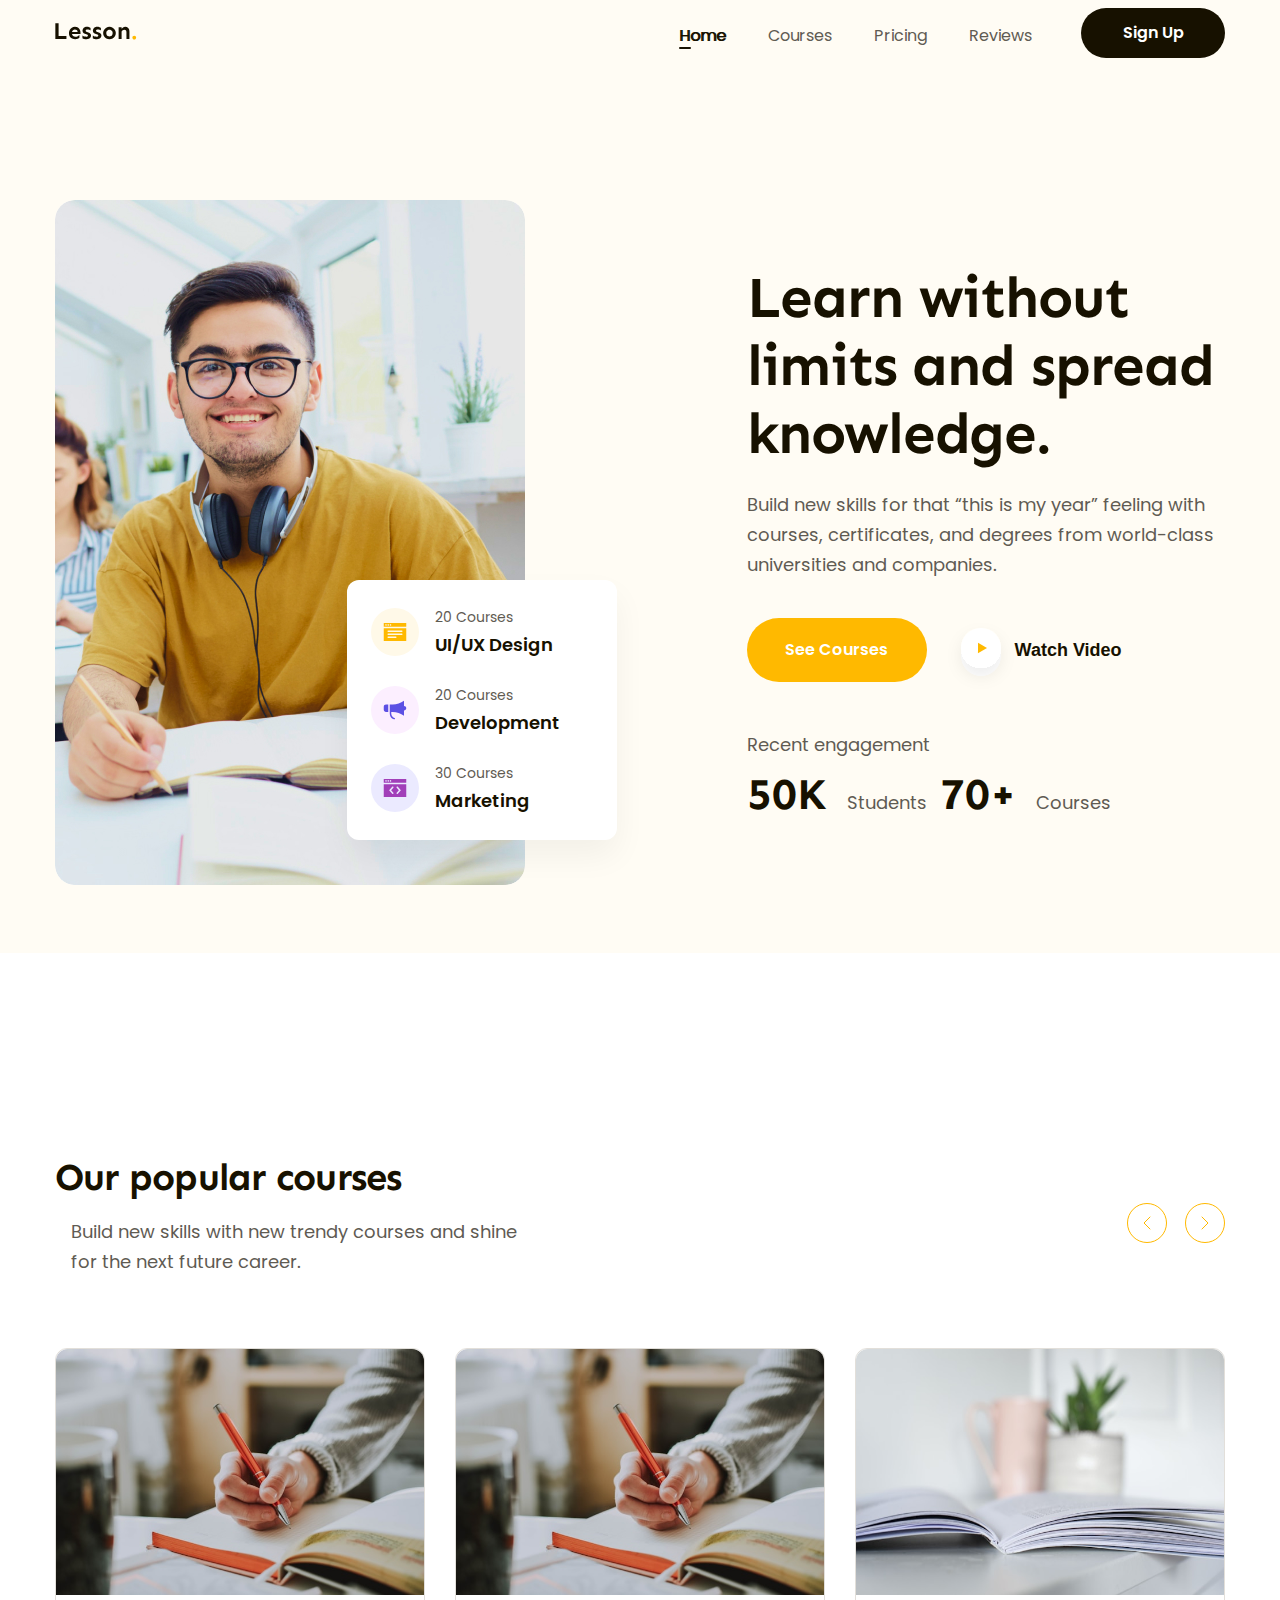
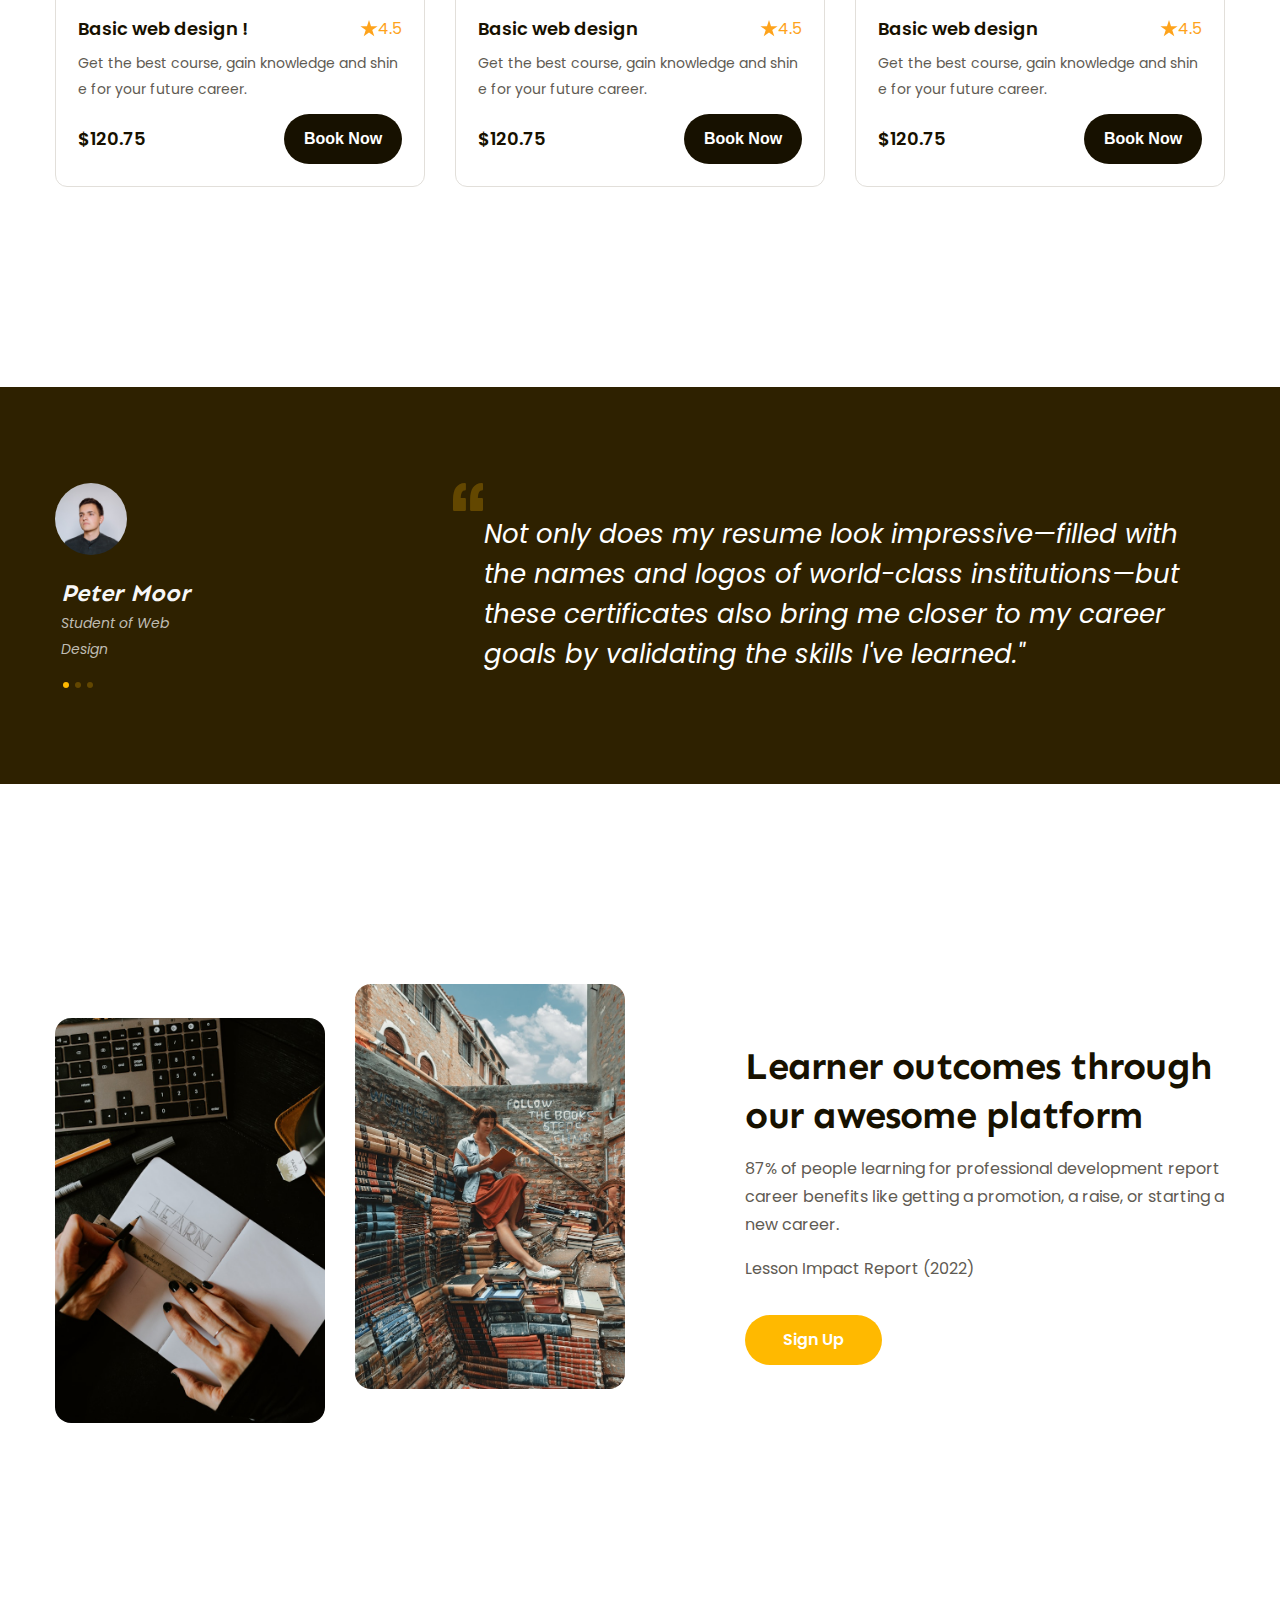
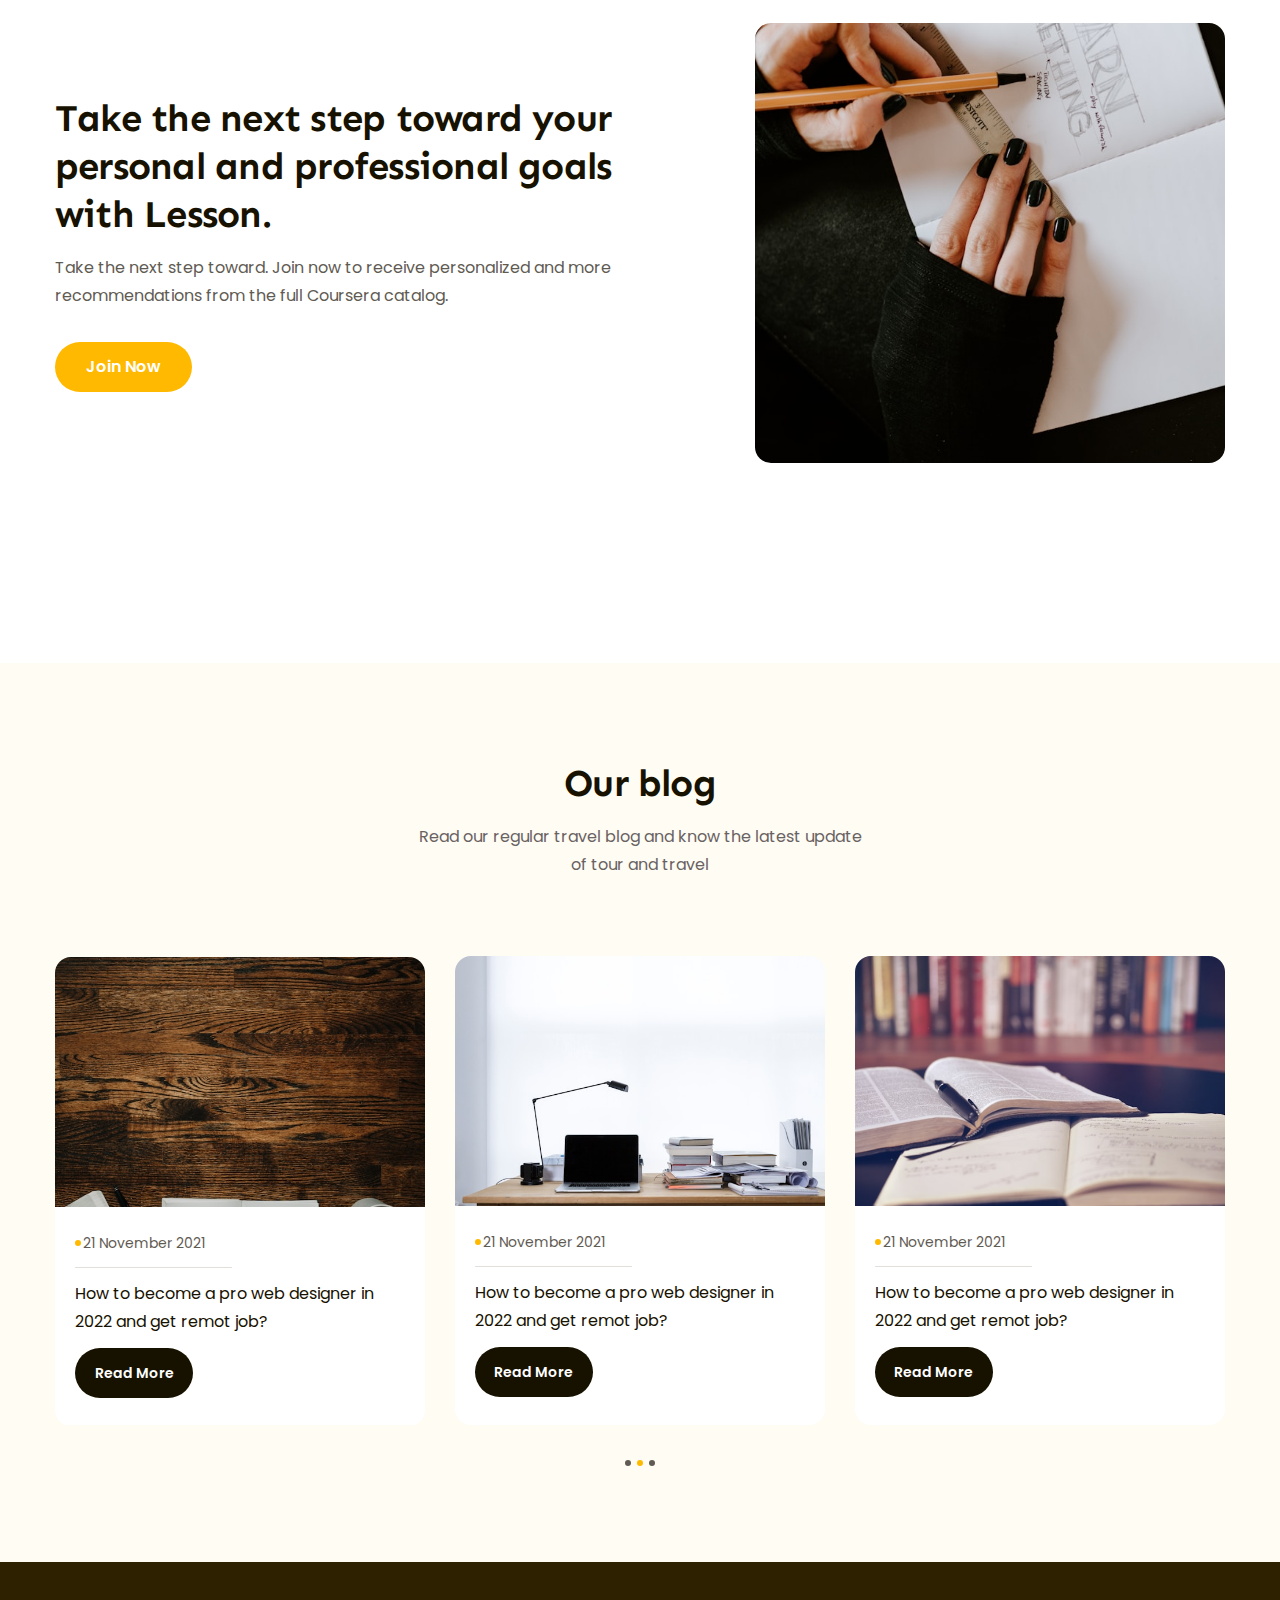
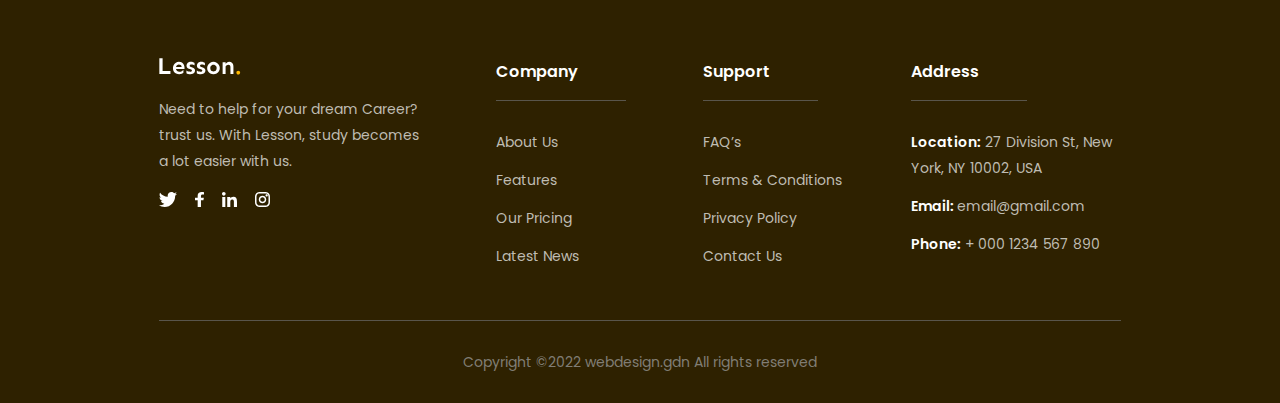
<file: bai1/index.html>
<!DOCTYPE html>
<html lang="en">
  <head>
    <meta charset="UTF-8" />
    <meta name="viewport" content="width=device-width, initial-scale=1.0" />
    <link rel="stylesheet" href="assets/css/reset.css" />
    <link rel="preconnect" href="https://fonts.googleapis.com" />
    <link rel="preconnect" href="https://fonts.gstatic.com" crossorigin />
    <link
      href="https://fonts.googleapis.com/css2?family=Poppins:ital,wght@0,400;0,500;0,600;0,700;1,400&family=Sen:wght@700&display=swap"
      rel="stylesheet"
    />
    <link rel="stylesheet" href="./assets/css/style.css" />
    <title>Figma to html</title>
  </head>
  <body style="">
    <!-- header -->
    <header class="header fixed">
      <div class="main-content">
        <div class="body body-header">
          <!-- logo -->
          <a href="#"
            ><img src="./assets/img/logo.svg" alt="Lesson." class="logo"
          /></a>
          <!-- nav -->
          <nav class="nav">
            <ul>
              <li class="active">
                <a href="#!">Home</a>
              </li>
              <li>
                <a href="#!">Courses</a>
              </li>
              <li>
                <a href="#!">Pricing</a>
              </li>
              <li>
                <a href="#!">Reviews</a>
              </li>
            </ul>
          </nav>
          <!-- btn -->
          <div class="action">
            <a href="#!" class="btn btn-sign-up">Sign Up</a>
          </div>
        </div>
      </div>
    </header>
    <!-- main -->
    <main>
      <!-- hero -->
      <div class="hero">
        <div class="main-content">
          <div class="body">
            <!-- hero left -->
            <div class="media-block">
              <!-- Shift + Alt + Right Arow -->
              <img
                src="./assets/img/guy-lesson 1.jpg"
                alt="Learn without limits and spread knowledge."
                class="img"
              />

              <div class="hero-summary">
                <!-- item1 -->
                <div class="item">
                  <div class="icon">
                    <img src="./assets/img/icon/Orion_page.svg" alt="" />
                  </div>

                  <div class="info">
                    <p class="label">20 Courses</p>
                    <p class="title">UI/UX Design</p>
                  </div>
                </div>

                <!-- item2 -->
                <div class="item">
                  <div class="icon icon2">
                    <img src="./assets/img/icon/Orion_megaphone.svg" alt="" />
                  </div>

                  <div class="info">
                    <p class="label">20 Courses</p>
                    <p class="title">Development</p>
                  </div>
                </div>

                <!-- item3 -->
                <div class="item">
                  <div class="icon icon3">
                    <img src="./assets/img/icon/Orion_code-window.svg" alt="" />
                  </div>

                  <div class="info">
                    <p class="label">30 Courses</p>
                    <p class="title">Marketing</p>
                  </div>
                </div>
              </div>
            </div>
            <!-- hero right -->
            <div class="content-block">
              <h1 class="heading">
                Learn without limits and spread knowledge.
              </h1>
              <p class="desc">
                Build new skills for that “this is my year” feeling with
                courses, certificates, and degrees from world-class universities
                and companies.
              </p>

              <div class="cta-group">
                <a href="#!" class="btn hero-cta">See Courses</a>
                <button class="watch-video">
                  <div class="icon">
                    <img
                      src="./assets/img/Group 17515.svg"
                      alt=""
                      loading="lazy"
                    />
                  </div>
                  <span>Watch Video</span>
                </button>
              </div>

              <p class="desc desc-recent">Recent engagement</p>
              <p class="desc stats">
                <strong>50K</strong> Students <strong>70+</strong> Courses
              </p>
            </div>
          </div>
        </div>
      </div>
      <!-- popular -->
      <div class="popular">
        <div class="main-content">
          <div class="popular-top">
            <!-- popular left -->
            <div class="info">
              <h2 class="heading-lv2">Our popular courses</h2>
              <p class="desc">
                Build new skills with new trendy courses and shine for the next
                future career.
              </p>
            </div>
            <!-- popular right -->
            <div class="controls">
              <button class="control-btn">
                <!-- <img
                  src="./assets/img/icon/popular-icon/prev.svg"
                  alt="previous"
                /> -->
                <svg
                  width="8"
                  height="14"
                  viewBox="0 0 8 14"
                  fill="none"
                  xmlns="http://www.w3.org/2000/svg"
                >
                  <path
                    d="M7 1L1 7L7 13"
                    stroke="currentColor"
                    stroke-linecap="round"
                    stroke-linejoin="round"
                  />
                </svg>
              </button>
              <button class="control-btn">
                <!-- <img src="./assets/img/icon/popular-icon/next.svg" alt="next" /> -->
                <svg
                  width="8"
                  height="14"
                  viewBox="0 0 8 14"
                  fill="none"
                  xmlns="http://www.w3.org/2000/svg"
                >
                  <path
                    d="M1 1L7 7L1 13"
                    stroke="currentColor"
                    stroke-linecap="round"
                    stroke-linejoin="round"
                  />
                </svg>
              </button>
            </div>
          </div>
          <div class="course-list">
            <!-- item1 -->
            <div class="course-item">
              <a href="#!">
                <img
                  src="./assets/img/icon/popular-icon/course-1.jpg"
                  alt="Basic web design"
                  class="thumb"
                />
              </a>
              <div class="info">
                <div class="head">
                  <h3 class="title">
                    <a class="line-clamp" href="#!">Basic web design !</a>
                  </h3>
                  <div class="rating">
                    <img
                      src="./assets/img/icon/popular-icon/Star 6star.svg"
                      alt=""
                      class="star"
                    />
                    <span class="value">4.5</span>
                  </div>
                </div>
                <p class="desc line-clamp line-2">
                  Get the best course, gain knowledge and shine for your future
                  career.
                </p>
                <div class="foot">
                  <san class="price">$120.75</san>
                  <button class="btn">Book Now</button>
                </div>
              </div>
            </div>
            <!-- item2 -->
            <div class="course-item">
              <a href="#!">
                <img
                  src="./assets/img/icon/popular-icon/course-1.jpg"
                  alt="Basic web design"
                  class="thumb"
                />
              </a>
              <div class="info">
                <div class="head">
                  <h3 class="title">
                    <a class="line-clamp" href="#!">Basic web design</a>
                  </h3>
                  <div class="rating">
                    <img
                      src="./assets/img/icon/popular-icon/Star 6star.svg"
                      alt=""
                      class="star"
                    />
                    <span class="value">4.5</span>
                  </div>
                </div>
                <p class="desc line-clamp line-2">
                  Get the best course, gain knowledge and shine for your future
                  career.
                </p>
                <div class="foot">
                  <san class="price">$120.75</san>
                  <button class="btn">Book Now</button>
                </div>
              </div>
            </div>
            <!-- item3 -->
            <div class="course-item">
              <a href="#!">
                <img
                  src="./assets/img/icon/popular-icon/course-3.jpg"
                  alt="Basic web design"
                  class="thumb"
                />
              </a>
              <div class="info">
                <div class="head">
                  <h3 class="title">
                    <a class="line-clamp" href="#!">Basic web design</a>
                  </h3>
                  <div class="rating">
                    <img
                      src="./assets/img/icon/popular-icon/Star 6star.svg"
                      alt=""
                      class="star"
                    />
                    <span class="value">4.5</span>
                  </div>
                </div>
                <p class="desc line-clamp line-2">
                  Get the best course, gain knowledge and shine for your future
                  career.
                </p>
                <div class="foot">
                  <san class="price">$120.75</san>
                  <button class="btn">Book Now</button>
                </div>
              </div>
            </div>
          </div>
        </div>
      </div>
      <!-- Feedback -->
      <div class="feedback">
        <div class="main-content">
          <div class="feedback-list">
            <!-- item 1 -->
            <div class="feedback-item">
              <!-- left -->
              <div class="info">
                <img
                  src="./assets/img/icon/feedback/avatar/av1.jpg"
                  alt=""
                  class="avatar"
                />
                <p class="member-name">Peter Moor</p>
                <p class="desc">Student of Web Design</p>
                <div class="dots">
                  <span class="dot active"></span>
                  <span class="dot"></span>
                  <span class="dot"></span>
                </div>
              </div>
              <!-- right -->
              <div class="content">
                <img
                  src="./assets/img/icon/feedback/icon/Vectorqoutes.svg"
                  class="open-qoutes"
                />
                <p>
                  Not only does my resume look impressive—filled with the names
                  and logos of world-class institutions—but these certificates
                  also bring me closer to my career goals by validating the
                  skills I've learned."
                </p>
              </div>
            </div>
            <!-- item 2 -->
            <div class="feedback-item">
              <!-- left -->
              <div class="info">
                <img
                  src="./assets/img/icon/feedback/avatar/av2.jpg"
                  alt=""
                  class="avatar"
                />
                <p class="member-name">Peter Moor</p>
                <p class="desc">Student of Web Design</p>
                <div class="dots">
                  <span class="dot"></span>
                  <span class="dot active"></span>
                  <span class="dot"></span>
                </div>
              </div>
              <!-- right -->
              <div class="content">
                <img
                  src="./assets/img/icon/feedback/icon/Vectorqoutes.svg"
                  alt=""
                  class="open-qoutes"
                />
                <p>
                  Not only does my resume look impressive—filled with the names
                  and logos of world-class institutions—but these certificates
                  also bring me closer to my career goals by validating the
                  skills I've learned."
                </p>
              </div>
            </div>
            <!-- item 3 -->
            <div class="feedback-item">
              <!-- left -->
              <div class="info">
                <img
                  src="./assets/img/icon/feedback/avatar/av3.jpg"
                  alt=""
                  class="avatar"
                />
                <p class="member-name">Peter Moor</p>
                <p class="desc">Student of Web Design</p>
                <div class="dots">
                  <span class="dot"></span>
                  <span class="dot"></span>
                  <span class="dot active"></span>
                </div>
              </div>
              <!-- right -->
              <div class="content">
                <img
                  src="./assets/img/icon/feedback/icon/Vectorqoutes.svg"
                  alt=""
                  class="open-qoutes"
                />
                <p>
                  Not only does my resume look impressive—filled with the names
                  and logos of world-class institutions—but these certificates
                  also bring me closer to my career goals by validating the
                  skills I've learned."
                </p>
              </div>
            </div>
          </div>
        </div>
      </div>
      <!-- features 1-->
      <div class="features">
        <div class="main-content">
          <div class="body">
            <div class="images">
              <img
                class="lower"
                src="./assets/img/features/img/learn1.jpg"
                alt="Learner outcomes through our awesome platform"
              />
              <img
                src="./assets/img/features/img/learn2.jpg"
                alt="Learner outcomes through our awesome platform"
              />
            </div>
            <div class="content">
              <h2 class="heading-lv2">
                Learner outcomes through our awesome platform
              </h2>
              <p class="desc">
                87% of people learning for professional development report
                career benefits like getting a promotion, a raise, or starting a
                new career.
              </p>
              <p class="desc">Lesson Impact Report (2022)</p>
              <a href="" class="btn">Sign Up</a>
            </div>
          </div>
        </div>
      </div>
      <div class="features features-2nd">
        <div class="main-content">
          <div class="body body2">
            <div class="images">
              <img
                src="./assets/img/features/img/learn3.jpg"
                alt="Take the next step toward your personal and professional goals with Lesson."
              />
            </div>
            <div class="content">
              <h2 class="heading-lv2">
                Take the next step toward your personal and professional goals
                with Lesson.
              </h2>
              <p class="desc">
                Take the next step toward. Join now to receive personalized and
                more recommendations from the full Coursera catalog.
              </p>
              <a href="" class="btn">Join Now</a>
            </div>
          </div>
        </div>
      </div>
      <!-- BLOGS -->
      <div class="blogs">
        <div class="main-content">
          <div class="blog-top">
            <h2 class="heading-lv2">Our blog</h2>
            <p class="desc">
              Read our regular travel blog and know the latest update of tour
              and travel
            </p>
          </div>
          <div class="blog-list">
            <!-- item 1 -->
            <div class="item item1">
              <a href="#!">
                <img
                  src="./assets/img/blogs/img/std1.jpg"
                  alt="How to become a pro web designer in 2022 and get remot job?"
                  class="thumb"
              /></a>
              <div class="info">
                <span class="date">21 November 2021</span>
                <a href="#!">
                  <h3 class="title">
                    How to become a pro web designer in 2022 and get remot job?
                  </h3>
                </a>
                <a href="#" class="btn">Read More</a>
              </div>
            </div>
            <!-- item 2 -->
            <div class="item">
              <a href="#!">
                <img
                  src="./assets/img/blogs/img/std2.jpg"
                  alt="How to become a pro web designer in 2022 and get remot job?"
                  class="thumb"
              /></a>
              <div class="info">
                <span class="date">21 November 2021</span>
                <a href="#!">
                  <h3 class="title">
                    How to become a pro web designer in 2022 and get remot job?
                  </h3>
                </a>
                <a href="#" class="btn">Read More</a>
              </div>
            </div>
            <!-- item 3 -->
            <div class="item">
              <a href="#!">
                <img
                  src="./assets/img/blogs/img/std3.jpg"
                  alt="How to become a pro web designer in 2022 and get remot job?"
                  class="thumb"
              /></a>
              <div class="info">
                <span class="date">21 November 2021</span>
                <a href="#!">
                  <h3 class="title">
                    How to become a pro web designer in 2022 and get remot job?
                  </h3>
                </a>
                <a href="#" class="btn">Read More</a>
              </div>
            </div>
            <div class="item">
              <a href="#!">
                <img
                  src="./assets/img/blogs/img/std1.jpg"
                  alt="How to become a pro web designer in 2022 and get remot job?"
                  class="thumb"
              /></a>
              <div class="info">
                <span class="date">21 November 2021</span>
                <a href="#!">
                  <h3 class="title">
                    How to become a pro web designer in 2022 and get remot job?
                  </h3>
                </a>
                <a href="#" class="btn">Read More</a>
              </div>
            </div>
            <!-- item 2 -->
            <div class="item">
              <a href="#!">
                <img
                  src="./assets/img/blogs/img/std2.jpg"
                  alt="How to become a pro web designer in 2022 and get remot job?"
                  class="thumb"
              /></a>
              <div class="info">
                <span class="date">21 November 2021</span>
                <a href="#!">
                  <h3 class="title">
                    How to become a pro web designer in 2022 and get remot job?
                  </h3>
                </a>
                <a href="#" class="btn">Read More</a>
              </div>
            </div>
            <!-- item 3 -->
            <div class="item">
              <a href="#!">
                <img
                  src="./assets/img/blogs/img/std3.jpg"
                  alt="How to become a pro web designer in 2022 and get remot job?"
                  class="thumb"
              /></a>
              <div class="info">
                <span class="date">21 November 2021</span>
                <a href="#!">
                  <h3 class="title">
                    How to become a pro web designer in 2022 and get remot job?
                  </h3>
                </a>
                <a href="#" class="btn">Read More</a>
              </div>
            </div>
            <div class="item">
              <a href="#!">
                <img
                  src="./assets/img/blogs/img/std1.jpg"
                  alt="How to become a pro web designer in 2022 and get remot job?"
                  class="thumb"
              /></a>
              <div class="info">
                <span class="date">21 November 2021</span>
                <a href="#!">
                  <h3 class="title">
                    How to become a pro web designer in 2022 and get remot job?
                  </h3>
                </a>
                <a href="#" class="btn">Read More</a>
              </div>
            </div>
            <!-- item 2 -->
            <div class="item">
              <a href="#!">
                <img
                  src="./assets/img/blogs/img/std2.jpg"
                  alt="How to become a pro web designer in 2022 and get remot job?"
                  class="thumb"
              /></a>
              <div class="info">
                <span class="date">21 November 2021</span>
                <a href="#!">
                  <h3 class="title">
                    How to become a pro web designer in 2022 and get remot job?
                  </h3>
                </a>
                <a href="#" class="btn">Read More</a>
              </div>
            </div>
            <!-- item 3 -->
            <div class="item">
              <a href="#!">
                <img
                  src="./assets/img/blogs/img/std3.jpg"
                  alt="How to become a pro web designer in 2022 and get remot job?"
                  class="thumb"
              /></a>
              <div class="info">
                <span class="date">21 November 2021</span>
                <a href="#!">
                  <h3 class="title">
                    How to become a pro web designer in 2022 and get remot job?
                  </h3>
                </a>
                <a href="#" class="btn">Read More</a>
              </div>
            </div>
          </div>
          <div class="dots">
            <span></span>
            <span class="active"></span>
            <span></span>
          </div>
        </div>
      </div>
    </main>
    <!-- footer -->
    <footer class="footer">
      <div class="main-content">
        <div class="row">
          <!-- column 1 -->
          <div class="column">
            <img
              src="./assets/img/footer/Lesson.leson.svg"
              alt="lesson"
              class="logo"
            />
            <p class="desc">
              Need to help for your dream Career? trust us. With Lesson, study
              becomes a lot easier with us.
            </p>
            <div class="socials">
              <a href="#!">
                <img src="./assets/img/footer/twittertweter.svg" alt="" />
              </a>
              <a href="#!">
                <img src="./assets/img/footer/f.svg" alt="" />
              </a>
              <a href="#!">
                <img src="./assets/img/footer/linked_in.svg" alt="" />
              </a>
              <a href="#!">
                <img src="./assets/img/footer/instagram.svg" alt="" />
              </a>
            </div>
          </div>
          <!-- column 2 -->
          <div class="column">
            <h3 class="title">Company</h3>
            <ul class="list">
              <li>
                <a href="#!">About Us</a>
              </li>
              <li>
                <a href="#!">Features</a>
              </li>
              <li>
                <a href="#!">Our Pricing</a>
              </li>
              <li>
                <a href="#!">Latest News</a>
              </li>
            </ul>
          </div>
          <!-- column 3 -->
          <div class="column">
            <h3 class="title">Support</h3>
            <ul class="list">
              <li>
                <a href="#!">FAQ’s</a>
              </li>
              <li>
                <a href="#!">Terms & Conditions</a>
              </li>
              <li>
                <a href="#!">Privacy Policy</a>
              </li>
              <li>
                <a href="#!">Contact Us</a>
              </li>
            </ul>
          </div>
          <!-- column 4 -->
          <div class="column">
            <h3 class="title">Address</h3>
            <ul class="list">
              <li>
                <a href="#!"
                  ><strong>Location:</strong> 27 Division St, New York, NY
                  10002, USA</a
                >
              </li>
              <li>
                <a href="#!"><strong>Email: </strong>email@gmail.com</a>
              </li>
              <li>
                <a href="#!"><strong>Phone:</strong> + 000 1234 567 890</a>
              </li>
            </ul>
          </div>
        </div>
        <div class="copyright">
          <p>Copyright ©2022 webdesign.gdn All rights reserved</p>
        </div>
      </div>
    </footer>
  </body>
</html>
</file>
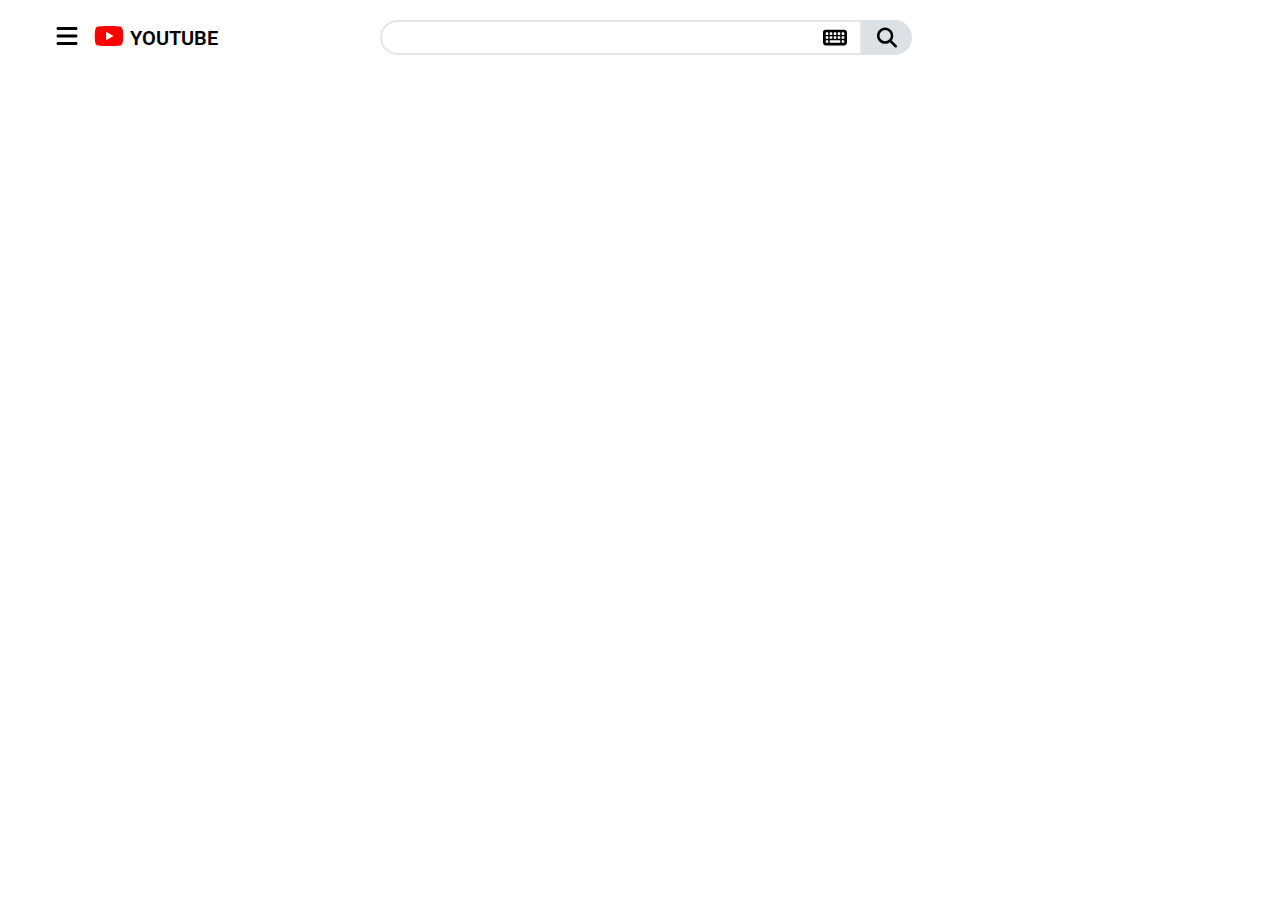
<file: youtube clone/index.html>
<!DOCTYPE html>
<html lang="vi">
  <head>
    <meta charset="UTF-8" />
    <meta name="viewport" content="width=device-width, initial-scale=1.0" />
    <link rel="stylesheet" href="./assets/css/reset.css" />
    <link
      rel="stylesheet"
      href="https://cdnjs.cloudflare.com/ajax/libs/font-awesome/6.5.1/css/all.min.css"
      integrity="sha512-DTOQO9RWCH3ppGqcWaEA1BIZOC6xxalwEsw9c2QQeAIftl+Vegovlnee1c9QX4TctnWMn13TZye+giMm8e2LwA=="
      crossorigin="anonymous"
      referrerpolicy="no-referrer"
    />
    <link rel="preconnect" href="https://fonts.googleapis.com" />
    <link rel="preconnect" href="https://fonts.gstatic.com" crossorigin />
    <link
      href="https://fonts.googleapis.com/css2?family=Roboto:ital,wght@0,100;0,300;0,400;0,500;0,700;0,900;1,100;1,300;1,400;1,500;1,700;1,900&display=swap"
      rel="stylesheet"
    />
    <link rel="stylesheet" href="style.css" />
    <title>Youtube</title>
  </head>
  <body>
    <header>
      <div class="main-content">
        <div class="left">
          <div class="menu-logo">
            <a href="#">
              <img src="./assets/img/icon/menu.svg" alt="MENU" class="menu" />
            </a>
          </div>
          <div class="logo-yt">
            <a href="logo">
              <img
                src="./assets/img/icon/youtube.svg"
                alt="LOGO"
                class="logo"
              />
            </a>
            <a href="#" class="title"><h3>YOUTUBE</h3></a>
          </div>
        </div>
        <div class="center">
          <div class="search-container">
            <div class="seacrh-feld">
              <input type="search" name="search" id="search" />
            </div>
            <div class="btn-container-keyboard">
              <button class="btn-keyboard">
                <img src="./assets/img/icon/keyboard.svg" alt="search" />
              </button>
            </div>
          </div>

          <div class="btn-container-search">
            <button class="btn-search">
              <img src="./assets/img/icon/search.svg" alt="keyboard" />
            </button>
          </div>
        </div>
        <div class="right"></div>
      </div>
    </header>
  </body>
</html>
</file>
<file: bai1/assets/css/style.css>
* {
  box-sizing: border-box;
}
:root {
  --font-heading: "Sen", sans-serif;
  --primary-color: #ffb900;
}
html {
  font-size: 62.5%;
}
/* Khôi phuc cỡ chữ mặc định theo rem*/
body {
  font-size: 1.6rem;
  font-family: "Poppins", sans-serif;
}
/* ===============common=============== */
a {
  text-decoration: none;
}
.heading-lv2 {
  color: #171100;
  font-family: var(--font-heading);
  font-size: 3.8rem;
  font-weight: 700;
  line-height: 1.27; /* 126.316% */
  letter-spacing: -0.76px;
}
.btn {
  display: inline-block;
  padding: 0px 16px;
  color: #fff;
  text-align: center;
  font-size: 1.6rem;
  font-weight: 600;
  border-radius: 999px;
  background: #171100;
  line-height: 50px;
  min-width: 118px;
  cursor: pointer;
}
.btn:hover {
  opacity: 0.9;
}
.main-content {
  width: 1170px;
  margin: auto;
  /* margin-right: auto; */
  max-width: calc(100% - 48px);
}
.line-clamp {
  display: -webkit-box;
  -webkit-line-clamp: var(--line-clamp, 1);
  -webkit-box-orient: vertical;
  overflow: hidden;
  word-break: break-all;
}
.line-clamp.line-2 {
  --line-clamp: 2;
  word-break: break-all;
}
/* ==============header=============== */
.header {
  background: #fffcf4;
}
.header.fixed {
  position: fixed;
  top: 0;
  left: 0;
  right: 0;
  z-index: 1;
}
.header .body {
  display: flex;
  align-items: center;
  padding: 8px 0 8px;
}
.nav > ul {
  display: flex;
}
.nav {
  margin-left: auto;
}
.nav a {
  position: relative;
  left: 20.5px;
  top: 3px;
  color: #5f5b53;
  font-size: 1.6rem;
  padding: 8px 21px;
}
.nav li.active a,
.nav a:hover {
  color: #171100;
  text-shadow: 1px 0 0 currentColor;
}
.nav li.active a::after {
  display: block;
  content: "";
  width: 12px;
  height: 2px;
  border-radius: 1px;
  background: #171100;
  position: absolute;
  left: 21px;
  bottom: 6px;
}
.header .btn-sign-up {
  min-width: 144px;
}
.header .action {
  margin-left: 49px;
}
/* =============hero=========== */
.hero {
  padding: 200px 0 65px 0;
  background: #fffcf4;
}
.hero .body {
  display: flex;
}
/* ========= hero left ============== */
.hero .media-block {
  width: 48%;
  position: relative;
}
.hero .media-block .img {
  width: 470px;
  height: 685px;
  border-radius: 20px;
  object-fit: cover;
  pointer-events: none;
}
.hero .hero-summary {
  width: 270px;
  position: absolute;
  border-radius: 12px;
  padding: 24px;
  background: #fff;
  box-shadow: 0px 16px 32px 0px rgba(0, 0, 0, 0.05);
  right: 0;
  bottom: 48px;
}
.hero-summary .item {
  display: flex;
  align-items: center;
}
.hero-summary .icon {
  width: 48px;
  height: 48px;
  border-radius: 50%;
  display: flex;
  justify-content: center;
  align-items: center;
  background-color: #fff9e8;
}
.hero-summary .icon2 {
  background-color: #fcefff;
}
.hero-summary .icon3 {
  background-color: #ebeaff;
}
.item + .item {
  margin-top: 22px;
}
.hero-summary .info {
  margin-left: 16px;
}
.hero-summary .label {
  color: #5f5b53;
  font-size: 1.4rem;
  font-weight: 400;
  line-height: 1.86; /* 185.714% */
}
.hero-summary .title {
  color: #171100;
  font-size: 18px;
  font-weight: 600;
  line-height: 1.67;
}
/* =================hero right================= */
.hero .content-block {
  width: 52%;
  padding-left: 130px;
  padding-top: 64px;
}
.hero .heading {
  color: #171100;
  font-family: var(--font-heading);
  font-size: 5.8rem;
  font-style: normal;
  font-weight: 700;
  line-height: 68px; /* 117.241% */
  letter-spacing: -1.16px;
}
.hero .heading::selection {
  background: #858380;
  color: black;
  border-radius: 999px;
}
.hero .desc {
  color: #5f5b53;
  font-size: 1.8rem;
  font-weight: 400;
  line-height: 1.67; /* 166.667% */
  margin-top: 22px;
}
.hero .desc::selection {
  background: #e2dfda;
  color: black;
  border-radius: 999px;
}
.hero .cta-group {
  margin-top: 38px;
  display: flex;
  align-items: center;
}
.hero .cta-group .btn {
  min-width: 180px;
  background-color: var(--primary-color);
  line-height: 64px;
}
.hero .watch-video {
  margin-left: 28px;
  border: none;
  background: transparent;
  display: flex;
  align-items: center;
  cursor: pointer;
}

.hero .watch-video .icon {
  display: flex;
  align-items: center;
  justify-content: center;
  width: 40px;
  height: 40px;
  border-radius: 50%;
  background: #fff;
  margin-top: 12px;
}
.hero .watch-video span {
  margin-left: 14px;
  color: #171100;
  font-size: 1.8rem;
  font-weight: 600;
  line-height: 1.67; /* 166.667% */
}
.hero .desc-recent {
  margin-top: 48px;
}
.hero .stats {
  margin-top: 8px;
}
.hero .stats strong {
  margin-right: 15px;
  color: #171100;
  font-family: var(--font-heading);
  font-size: 4.4rem;
  font-weight: 700;
  line-height: 1.22; /* 122.727% */
}
.hero .stats strong:nth-child(2) {
  margin-left: 8px;
}
/* =============popular================= */
.popular {
  padding: 65px 0;
  margin-top: 135px;
}
.popular-top {
  display: flex;
  justify-content: space-between;
  align-items: center;
}
.popular-top .desc {
  margin: 16px;
  width: 458px;
  color: #5f5b53;
  font-size: 1.8rem;
  font-weight: 400;
  line-height: 1.67; /* 166.667% */
}
.popular-top .controls {
  display: flex;
  gap: 18px;
}
.popular-top .control-btn {
  display: flex;
  justify-content: center;
  align-items: center;
  background: transparent;
  width: 40px;
  height: 40px;
  border-radius: 50%;
  color: var(--primary-color);
  border: 1px solid var(--primary-color);
}
.popular-top .control-btn:hover {
  background-color: var(--primary-color);
  color: #fff;
  cursor: pointer;
}
.popular .course-list {
  margin-top: 55px;
  display: flex;
  gap: 30px;
}
.popular .course-item {
  flex: 1;
  border-radius: 12px;
  border: 1px solid #e2dfda;
  background: #fff;
}
.popular .course-item .thumb {
  width: 100%;
  border-radius: 12px 12px 0px 0px;
  object-fit: cover;
}
.popular .course-item:hover {
  border: none;
  box-shadow: 0px 18px 36px 0px rgba(0, 0, 0, 0.05);
}
.popular .course-item .info {
  padding: 16px 22px 22px;
}
.popular .course-item .foot,
.popular .course-item .rating,
.popular .course-item .head {
  display: flex;
  align-items: center;
  justify-content: space-between;
}
.popular .course-item .title a {
  color: #171100;
  font-size: 1.8rem;
  font-weight: 600;
  line-height: 1.67; /* 166.667% */
}

.popular .course-item span {
  color: #fea31b;
  font-size: 1.6rem;
  font-weight: 400;
  line-height: 1.75; /* 175% */
}
.popular .course-item .desc {
  margin-top: 6px;
  color: #5f5b53;
  font-size: 1.4rem;
  line-height: 1.86; /* 185.714% */
}

.popular .course-item .foot {
  margin-top: 12px;
}
.popular .course-item .foot .btn {
  border: none;
}
.popular .course-item .foot .price {
  color: #171100;
  font-size: 1.8rem;
  font-weight: 600;
  line-height: 1.67; /* 166.667% */
}
.popular .course-item .foot .btn:hover {
  background-color: var(--primary-color);
}
/* =============feedback============= */
.feedback {
  margin-top: 135px;
  padding: 96px 0;
  background: #2e2100;
}
.feedback-list {
  display: flex;
  overflow: hidden;
}
.feedback-item {
  width: 100%;
  display: flex;
  flex-shrink: 0;
  /* border: 2px solid var(--primary-color); */
}
.feedback-item .avatar {
  width: 72px;
  height: 72px;
  border-radius: 50%;
  object-fit: cover;
}
.feedback-item .info .member-name {
  margin-top: 18px;
  color: #f7f7f7;
  font-family: var(--font-heading);
  font-size: 2.4rem;
  font-weight: 700;
  line-height: 1.42; /* 141.667% */
}
.feedback-item .info .desc {
  color: #bfbcb2;
  font-size: 1.4rem;
  font-weight: 400;
  line-height: 1.86; /* 185.714% */
}

.feedback-item .dots {
  display: flex;
  margin-top: 20px;
  gap: 6px;
  cursor: pointer;
}

.feedback-item .dot.active {
  background: var(--primary-color);
  cursor: default;
}
.feedback-item .dots span {
  width: 6px;
  height: 6px;
  border-radius: 50%;
  background-color: #634700;
}
.feedback-item .dots span:first-child {
  margin-left: 8px;
}

.feedback-item .content {
  width: 66%;
  margin-left: auto;
}
.feedback-item p {
  width: 96%;
  color: #fff;
  font-size: 2.6rem;
  font-style: italic;
  font-weight: 400;
  line-height: 1.54; /* 153.846% */
  margin-left: auto;
}
/* features */
.features {
  margin-top: 135px;
  padding: 65px 0;
}
.features .body {
  display: flex;
  justify-content: space-between;
}
.features .images {
  display: flex;
  gap: 30px;
}
.features .images img {
  width: 270px;
  height: 405px;
  object-fit: cover;
  border-radius: 16px;
}
.features .lower {
  margin-top: 34px;
}
.features .content {
  width: 41%;
  display: flex;
  flex-direction: column;
  justify-content: center;
}
.features .desc {
  margin-top: 16px;
  color: #5f5b53;
  font-size: 1.6rem;
  line-height: 1.75; /* 175% */
}
.features .content .btn {
  margin-top: 32px;
  width: 137px;
  height: 50px;
  border-radius: 999px;
  background: var(--primary-color);
}
/* ==========features 2============= */
.features-2nd {
  margin-top: 70px;
}
.features-2nd .body2 {
  flex-direction: row-reverse;
}
.features-2nd .body2 .content {
  width: 49%;
}
.features .body2 img {
  width: 470px;
  height: 440px;
}
/* ===============blogs============== */
.blogs {
  padding: 96px 0;
  margin-top: 135px;
  background: #fffcf4;
}
.blogs .blog-top {
  text-align: center;
}
.blogs .blog-top .desc {
  width: 448px;
  margin: 0 auto;
  margin-top: 16px;
  color: #696262;
  font-size: 1.6rem;
  line-height: 1.75;
}
.blog-list {
  display: flex;
  margin-top: 55px;
  gap: 30px;
  overflow: hidden;
}
.blogs .blog-list .item {
  width: calc(33.33% - 20px);
  border-radius: 16px;
  background: #fff;
  height: 100%;
  flex-shrink: 0;
}
.blogs .blog-list .item1 {
  position: relative;
  top: 23px;
}
.blogs .blog-list .item .thumb {
  width: 100%;
  height: 250px;
  object-fit: cover;
  border-radius: 16px 16px 0 0;
}

.blogs .blog-list .item .info {
  padding: 20px 20px 28px;
}
.blogs .blog-list .item .date {
  display: inline-flex;
  align-items: center;
  color: #5f5b53;
  font-size: 1.4rem;
  line-height: 1.86; /* 185.714% */
  position: relative;
  padding-bottom: 12px;
}
.blogs .item .date::before {
  content: "";
  display: block;
  width: 6px;
  height: 6px;
  border-radius: 50%;
  margin-right: 2px;
  background-color: var(--primary-color);
}

.blogs .item .date::after {
  position: absolute;
  right: -27px;
  left: 0;
  bottom: 0;
  content: "";
  display: inline-block;
  height: 1px;
  border-radius: 0.5px;
  background: #e2dfda;
}
.blogs .item .title {
  margin-top: 12px;
  color: #171100;
  font-size: 1.6rem;
  line-height: 1.75; /* 175% */
}
.blogs .item .btn {
  margin-top: 12px;
  font-size: 1.4rem;
}
.blogs .item .btn:hover {
  background-color: var(--primary-color);
  transition: all 0.8s ease-in-out;
}
.blogs .item:hover {
  box-shadow: 0px 16px 32px 0px rgba(0, 0, 0, 0.288);
  transition: all 0.8s ease-in-out;
}
.blogs .dots {
  display: flex;
  gap: 6px;
  margin-top: 35px;
  justify-content: center;
}
.blogs .dots span {
  background: #5f5b53;
  width: 6px;
  height: 6px;
  border-radius: 50%;
  cursor: pointer;
}
.blogs .dots span.active {
  background: var(--primary-color);
}
/* ===================footer==================== */
.footer {
  background: #2e2100;
  padding: 96px 135px 0px;
}
.footer .row {
  padding-bottom: 38px;
  border-bottom: 1px solid #59554b;
  display: flex;
}
.footer .row .column {
  width: 21.6%;
}
.footer .row .column:first-child {
  width: 35%;
}
.footer .desc {
  margin-top: 18px;
  max-width: 267px;
  color: #bfbcb2;
  font-size: 1.4rem;
  line-height: 1.86; /* 185.714% */
}
.footer .socials {
  display: flex;
  gap: 18px;
  margin-top: 18px;
}
.footer .title {
  display: inline-block;
  padding-bottom: 14px;
  padding-right: 48px;
  color: #fff;
  font-size: 1.6rem;
  font-weight: 600;
  line-height: 1.75; /* 175% */
  border-bottom: 1px solid #59554b;
}
.footer .list {
  margin-top: 28px;
}
.footer .list a {
  display: inline-block;
  margin-bottom: 12px;
  color: #bfbcb2;
  font-size: 1.4rem;
  font-weight: 400;
  line-height: 1.86; /* 185.714% */
}
.footer .list li:last-child {
  margin-bottom: 0;
}
.footer .list a strong {
  color: #fff;
  font-size: 1.4rem;
  font-weight: 600;
  line-height: 1.86; /* 185.714% */
}

.footer .copyright {
  padding: 28px 0;
  color: #807d74;
  text-align: center;
  font-size: 1.4rem;
  line-height: 1.86; /* 185.714% */
}
</file>
<file: youtube clone/style.css>
* {
  box-sizing: border-box;
}
html {
  font-size: 62.5%;
}
body {
  font-size: 1.6rem;
}
/* ===============common============== */
.main-content {
  width: calc(100% - 100px);
  margin: auto;
  display: flex;
  justify-content: space-between;
  margin-top: 10px;
}
a {
  text-decoration: none;
}
/* =====right==== */
.left {
  display: flex;
  align-items: center;
}
.left .menu-logo {
  padding: 0 5px;
}
.left .menu {
  width: 24px;
  height: 24px;
}
.left .logo-yt {
  margin-left: 10px;
  display: flex;
  align-items: center;
  gap: 6px;
}
.left .logo-yt img {
  width: 30px;
  height: 30px;
}
.left .logo-yt .title {
  font-size: 2rem;
  color: black;
  font-family: "Roboto", sans-serif;
  font-weight: 600;
  font-style: normal;
  line-height: 2.2;
}
/* ============center========== */
.center {
  display: flex;
  padding: 10px;
  width: calc(100% - 40%);
  align-items: center;
}
.center .search-container {
  border: 2px solid hsla(0, 0%, 80%, 0.515);
  display: flex;
  align-items: center;
  border-radius: 999px 0px 0px 999px;
  height: 35px;
  width: 70%;
}
.center input {
  border: none;
  outline: none;
}
.center .search-container #search {
  width: 100%;
  height: 100%;
}
.center .search-container .btn-container-keyboard {
  width: 50px;
  height: 50px;
}
.center .btn-container-keyboard img {
  width: 100%;
}
.center .btn-container-keyboard {

  padding: 7px;
}
.center .btn-container-keyboard .btn-keyboard {
  width: 100%;
  height: 100%;
  background: transparent;
  border: none;
  cursor: pointer;
  display: flex;
  justify-content: center;
  align-items: center;
}
.center .search-container .seacrh-feld {
  flex: 3;
  height: 100%;
  margin-left: 20px;
}
.center .search-container:hover {
  border: 2px solid rgba(82, 82, 193, 0.775);
  box-shadow: 0px 0px 5px rgba(82, 82, 193, 0.775);
}
.center .btn-container-search {
  width: 50px;
  height: 35px;
}
.center .btn-container-search .btn-search {
  height: 100%;
  width: 100%;
  border-radius: 0px 999px 999px 0;
  cursor: pointer;
  background-color: rgba(206, 214, 220, 0.729);
  border: none;
}
.center .btn-container-search .btn-search img {
  width: 20px;
  text-align: center;
  height: 100%;
  line-height: 100%;
}
</file>
